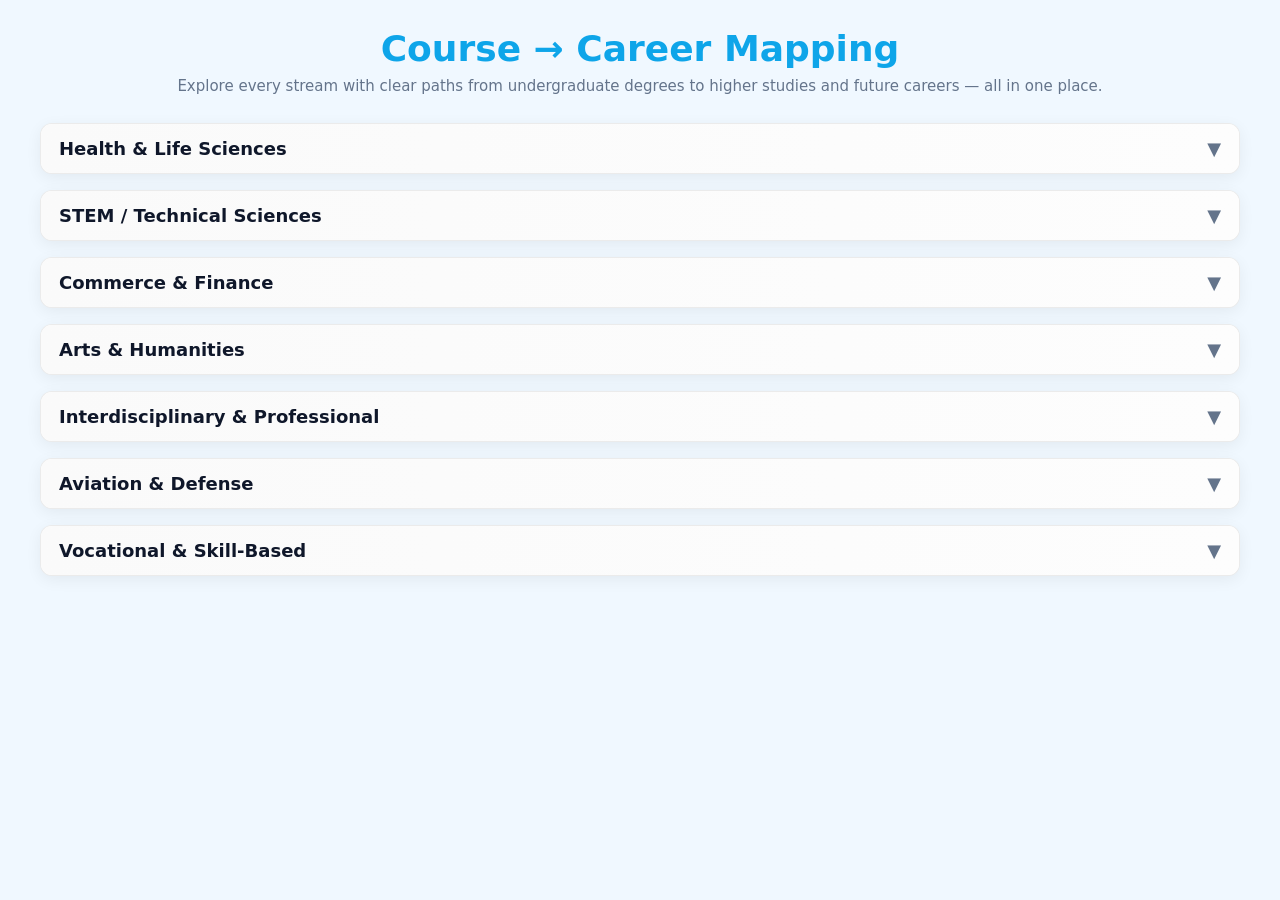
<file: templates/mapping.html>
<!DOCTYPE html>
<html lang="en">
<head>
<meta charset="utf-8">
<meta name="viewport" content="width=device-width,initial-scale=1">
<title>Course to Career Mapping</title>
<style>
:root {
  --accent: #0ea5e9;
  --muted: #64748b;
}

/* Reset */
* { box-sizing: border-box; margin: 0; padding: 0; }
html {
  height: 100%;
}
body {
  height: 100%;
  overflow-x: hidden;
  /* Allow vertical scrolling for the entire body */
  overflow-y: auto; 
}

/* Body with light blue */
body {
  font-family: Inter, system-ui, sans-serif;
  background: #f0f8ff; /* very light blue */
  padding: 28px;
  color: #0f172a;
  position: relative;
}

/* Bubble background */
.bubbles {
  position: fixed;
  top: 0; left: 0;
  width: 100%; height: 100%;
  z-index: -1;
  overflow: hidden;
}
.bubble {
  position: absolute;
  bottom: -100px;
  background: rgba(255, 255, 255, 0.3);
  border-radius: 50%;
  animation: rise 20s infinite ease-in;
}
@keyframes rise {
  0% { transform: translateY(0) scale(1); opacity: 0.6; }
  50% { opacity: 0.3; }
  100% { transform: translateY(-120vh) scale(1.5); opacity: 0; }
}

/* Header */
header {
  text-align: center;
  margin-bottom: 28px;
}
header h1 {
  font-size: 36px;
  font-weight: 700;
  color: var(--accent);
 
}
header p {
  color: var(--muted);
  margin-top: 8px;
  font-size: 15px;
}

/* Container */
.container {
  max-width: 1200px;
  margin: 0 auto;
  display: flex;
  flex-direction: column;
  gap: 16px;
  position: relative;
  z-index: 1; /* above bubbles */
}

/* Card */
.card {
  background: #fff;
  border-radius: 12px;
  border: 1px solid rgba(0,0,0,0.08);
  box-shadow: 0 4px 16px rgba(0,0,0,0.06);
  overflow: hidden;
  transition: all 0.3s ease;
}
.card:hover {
  transform: translateY(-4px);
  box-shadow: 0 8px 24px rgba(0,0,0,0.08);
}
.card-header {
  padding: 14px 18px;
  font-weight: 600;
  cursor: pointer;
  display: flex;
  justify-content: space-between;
  align-items: center;
  background: linear-gradient(to right, #fafafa, #fdfdfd);
}
.card-header span {
  font-size: 18px;
}
.card-header .toggle {
  font-size: 18px;
  color: var(--muted);
  transition: transform 0.3s ease;
}
.card.expanded .card-header .toggle {
  transform: rotate(180deg);
}
.card-content {
  max-height: 0;
  overflow: hidden;
  transition: max-height 0.5s ease, padding 0.3s ease;
  padding: 0 18px;
}
.card.expanded .card-content {
  padding: 18px;
  max-height: 2000px;
}

/* Sub-sections inside card */
.section {
  border-radius: 10px;
  padding: 14px;
  margin-bottom: 14px;
  color: #111;
}
.section h3 {
  margin-bottom: 8px;
  font-size: 15px;
  font-weight: 700;
}
.section ul {
  margin-left: 18px;
  font-size: 14px;
}
.section ul li { margin: 4px 0; }

/* Colors */
.section.ug { background: #ffe5e8; }
.section.he { background: #e3f7e9; }
.section.co { background: #f1e3ff; }
</style>
</head>
<body>

<header>
  <h1>Course → Career Mapping</h1>
  <p>Explore every stream with clear paths from undergraduate degrees to higher studies and future careers — all in one place.</p>
</header>

<div class="container">

  <div class="card">
    <div class="card-header">
      <span>Health & Life Sciences</span>
      <span class="toggle">▼</span>
    </div>
    <div class="card-content">
      <div class="section ug">
        <h3>Undergraduate Degrees</h3>
        <ul>
          <li>Medicine: MBBS, BDS, BAMS, BHMS, BPT</li>
          <li>Nursing: B.Sc Nursing</li>
          <li>Pharmacy: B.Pharm</li>
          <li>Life Sciences: B.Sc. Biotechnology, Microbiology, Genetics, Biochemistry</li>
          <li>Physiotherapy: BPT</li>
        </ul>
      </div>
      <div class="section he">
        <h3>Higher Education</h3>
        <ul>
          <li>Medicine: MD, MS, MCh, DM</li>
          <li>Nursing: MSc Nursing, PhD</li>
          <li>Pharmacy: M.Pharm, Pharm.D, Ph.D.</li>
          <li>Life Sciences: M.Sc, Ph.D.</li>
          <li>Physiotherapy: MPT, Ph.D.</li>
        </ul>
      </div>
      <div class="section co">
        <h3>Career Options</h3>
        <ul>
          <li>Doctor, Pharmacist, Research Scientist, Physiotherapist, Public Health Specialist</li>
        </ul>
      </div>
    </div>
  </div>

  <div class="card">
    <div class="card-header">
      <span>STEM / Technical Sciences</span>
      <span class="toggle">▼</span>
    </div>
    <div class="card-content">
      <div class="section ug">
        <h3>Undergraduate Degrees</h3>
        <ul>
          <li>B.Tech/B.E. (Engineering specializations)</li>
          <li>B.Sc. Computer Science, BCA</li>
          <li>B.Sc. Data Science, B.Tech Data Science</li>
          <li>B.Sc. Physics, Chemistry, Mathematics, Environmental Science</li>
          <li>B.Sc. Biotechnology, Microbiology</li>
        </ul>
      </div>
      <div class="section he">
        <h3>Higher Education</h3>
        <ul>
          <li>M.Tech, M.S., Ph.D. in respective fields</li>
          <li>M.Sc. Computer Science, Data Science, AI/ML, Ph.D.</li>
          <li>MBA (Tech Management)</li>
        </ul>
      </div>
      <div class="section co">
        <h3>Career Options</h3>
        <ul>
          <li>Software Developer, Data Scientist, Research Scientist, Environmental Consultant, AI/ML Engineer, Academician</li>
        </ul>
      </div>
    </div>
  </div>

  <div class="card">
    <div class="card-header">
      <span>Commerce & Finance</span>
      <span class="toggle">▼</span>
    </div>
    <div class="card-content">
      <div class="section ug">
        <h3>Undergraduate Degrees</h3>
        <ul>
          <li>B.Com, B.Com (Hons)</li>
          <li>BBA, BMS</li>
          <li>B.Com Accounting & Finance, BBA (FIA)</li>
          <li>B.A. Economics</li>
          <li>CA, CS, CMA</li>
        </ul>
      </div>
      <div class="section he">
        <h3>Higher Education</h3>
        <ul>
          <li>M.Com, MBA (Finance, Marketing, HR, Analytics)</li>
          <li>M.A. Economics</li>
          <li>Advanced CA, CS, CMA</li>
          <li>Ph.D. in Accounting, Finance, Business Administration, Economics</li>
        </ul>
      </div>
      <div class="section co">
        <h3>Career Options</h3>
        <ul>
          <li>Financial Analyst, Investment Banker, Chartered Accountant, Business Consultant, Economist, Policy Analyst</li>
        </ul>
      </div>
    </div>
  </div>

  <div class="card">
    <div class="card-header">
      <span>Arts & Humanities</span>
      <span class="toggle">▼</span>
    </div>
    <div class="card-content">
      <div class="section ug">
        <h3>Undergraduate Degrees</h3>
        <ul>
          <li>B.A. in History, Political Science, Sociology, Psychology, English, Philosophy</li>
          <li>BFA, Performing Arts</li>
          <li>Journalism, Mass Communication</li>
        </ul>
      </div>
      <div class="section he">
        <h3>Higher Education</h3>
        <ul>
          <li>M.A., M.Phil., Ph.D. in Humanities disciplines</li>
          <li>MSW, MFA, Journalism (MJMC)</li>
        </ul>
      </div>
      <div class="section co">
        <h3>Career Options</h3>
        <ul>
          <li>Teacher, Psychologist, Journalist, Social Worker, Writer, Researcher, Artist</li>
        </ul>
      </div>
    </div>
  </div>

  <div class="card">
    <div class="card-header">
      <span>Interdisciplinary & Professional</span>
      <span class="toggle">▼</span>
    </div>
    <div class="card-content">
      <div class="section ug">
        <h3>Undergraduate Degrees</h3>
        <ul>
          <li>Law: LLB (BA LLB, BBA LLB)</li>
          <li>Management: BBA, Hotel Management</li>
          <li>Design: B.Des, B.Arch</li>
        </ul>
      </div>
      <div class="section he">
        <h3>Higher Education</h3>
        <ul>
          <li>LLM, Ph.D.</li>
          <li>MBA, PGDM</li>
          <li>M.Des, M.Arch</li>
        </ul>
      </div>
      <div class="section co">
        <h3>Career Options</h3>
        <ul>
          <li>Lawyer, Architect, Designer, Hotel Manager, Entrepreneur</li>
        </ul>
      </div>
    </div>
  </div>

  <div class="card">
    <div class="card-header">
      <span>Aviation & Defense</span>
      <span class="toggle">▼</span>
    </div>
    <div class="card-content">
      <div class="section ug">
        <h3>Undergraduate Degrees</h3>
        <ul>
          <li>B.Sc. Aviation, BBA Aviation</li>
          <li>Defense Studies, NDA Programs</li>
        </ul>
      </div>
      <div class="section he">
        <h3>Higher Education</h3>
        <ul>
          <li>MBA Aviation, M.Sc. Defense Studies</li>
        </ul>
      </div>
      <div class="section co">
        <h3>Career Options</h3>
        <ul>
          <li>Pilot, Air Traffic Controller, Defense Officer, Aviation Manager</li>
        </ul>
      </div>
    </div>
  </div>

  <div class="card">
    <div class="card-header">
      <span>Vocational & Skill-Based</span>
      <span class="toggle">▼</span>
    </div>
    <div class="card-content">
      <div class="section ug">
        <h3>Undergraduate Degrees</h3>
        <ul>
          <li>Diplomas & Certifications in ITI, Polytechnics, Hospitality, Retail</li>
        </ul>
      </div>
      <div class="section he">
        <h3>Higher Education</h3>
        <ul>
          <li>Advanced Diploma, Skill Certifications, B.Voc</li>
        </ul>
      </div>
      <div class="section co">
        <h3>Career Options</h3>
        <ul>
          <li>Technician, Hospitality Staff, Skilled Trades, Retail Professional</li>
        </ul>
      </div>
    </div>
  </div>

</div>

<script>
document.querySelectorAll('.card-header').forEach(header => {
  header.addEventListener('click', () => {
    header.parentElement.classList.toggle('expanded');
  });
});
</script>

</body>
</html>
</file>
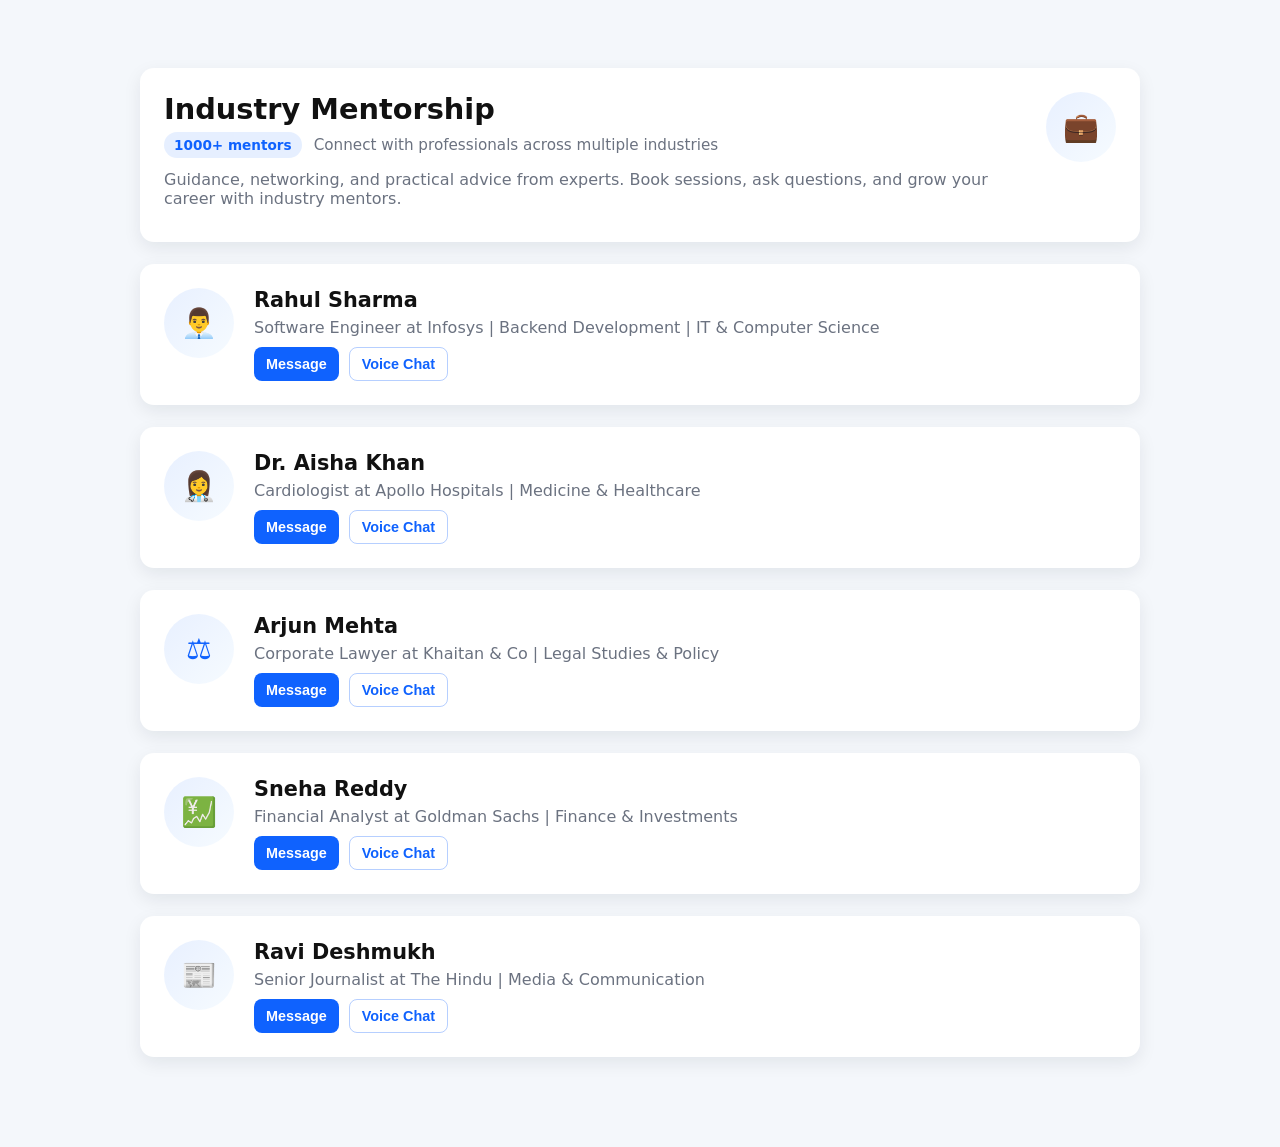
<file: templates/mentor.html>
<!doctype html>
<html lang="en">
<head>
  <meta charset="utf-8" />
  <meta name="viewport" content="width=device-width,initial-scale=1" />
  <title>Industry Mentorship</title>
  <style>
    :root {
      --bg:#f4f7fb;
      --card:#ffffff;
      --accent:#0f62fe;
      --muted:#6b7280;
    }
    body {
      font-family: Inter, system-ui, Segoe UI, Roboto, Helvetica, Arial, sans-serif;
      margin: 0;
      background: var(--bg);
      color: #111;
    }
    .container {
      max-width: 1000px;
      margin: 48px auto;
      padding: 20px;
    }
    .card {
      background: var(--card);
      border-radius: 14px;
      box-shadow: 0 6px 18px rgba(15,22,39,0.08);
      padding: 24px;
      margin-bottom: 22px;
      display: flex;
      gap: 20px;
      align-items: flex-start;
      flex-wrap: wrap;
      transition: 0.2s;
    }
    .card:hover {
      transform: translateY(-3px);
      box-shadow: 0 8px 20px rgba(15,22,39,0.12);
    }
    .left { flex: 1 }
    h1 { margin: 0 0 6px; font-size: 1.8rem }
    h2 { margin: 0; font-size: 1.3rem; }
    p.lead { margin: 6px 0 10px; color: var(--muted); }
    .meta { display: flex; gap: 12px; align-items: center; margin-bottom: 12px }
    .badge {
      background: rgba(15,98,254,0.1);
      color: var(--accent);
      padding: 5px 10px;
      border-radius: 999px;
      font-weight: 600;
      font-size: 0.85rem;
    }
    .action { display: flex; gap: 10px; margin-top: 8px; }
    .btn {
      background: var(--accent);
      color: white;
      padding: 8px 12px;
      border-radius: 8px;
      border: 0;
      cursor: pointer;
      font-weight: 600;
      font-size: 0.9rem;
    }
    .btn.secondary {
      background: transparent;
      color: var(--accent);
      border: 1px solid rgba(15,98,254,0.3);
    }
    .illustration {
      width: 70px;
      height: 70px;
      border-radius: 50%;
      background: linear-gradient(135deg,#e8f0ff,#f6fbff);
      display: flex;
      align-items: center;
      justify-content: center;
      color: var(--accent);
      font-size: 1.8rem;
      flex-shrink: 0;
    }

    /* Chat inside card */
    .chat-box {
      display: none;
      width: 100%;
      background: #fafafa;
      border: 1px solid #e2e8f0;
      border-radius: 10px;
      margin-top: 14px;
      overflow: hidden;
      flex-direction: column;
    }
    .chat-header {
      background: var(--accent);
      color: white;
      padding: 8px 12px;
      font-weight: 600;
      font-size: 0.9rem;
    }
    .chat-messages {
      padding: 10px;
      height: 180px;
      overflow-y: auto;
      font-size: 0.9rem;
    }
    .chat-input {
      display: flex;
      border-top: 1px solid #ddd;
    }
    .chat-input input {
      flex: 1;
      padding: 8px;
      border: none;
      outline: none;
      font-size: 0.9rem;
    }
    .chat-input button {
      background: var(--accent);
      color: white;
      border: none;
      padding: 0 14px;
      cursor: pointer;
      font-weight: bold;
    }
  </style>
</head>
<body>
  <main class="container">
    <section class="card">
      <div class="left">
        <h1>Industry Mentorship</h1>
        <div class="meta">
          <div class="badge">1000+ mentors</div>
          <div style="color:var(--muted);font-size:0.95rem">
            Connect with professionals across multiple industries
          </div>
        </div>
        <p class="lead">Guidance, networking, and practical advice from experts. Book sessions, ask questions, and grow your career with industry mentors.</p>
      </div>
      <div class="illustration">💼</div>
    </section>

    <!-- Mentors from multiple streams -->
    <section class="card">
      <div class="illustration">👨‍💼</div>
      <div class="left">
        <h2>Rahul Sharma</h2>
        <p class="lead">Software Engineer at Infosys | Backend Development | IT & Computer Science</p>
        <div class="action">
          <button class="btn" onclick="toggleChat(this)">Message</button>
          <button class="btn secondary">Voice Chat</button>
        </div>
        <div class="chat-box">
          <div class="chat-header">Chat with Rahul Sharma</div>
          <div class="chat-messages"></div>
          <div class="chat-input">
            <input type="text" placeholder="Type a message..." onkeydown="if(event.key==='Enter') sendMessage(this)" />
            <button onclick="sendMessage(this)">Send</button>
          </div>
        </div>
      </div>
    </section>

    <section class="card">
      <div class="illustration">👩‍⚕️</div>
      <div class="left">
        <h2>Dr. Aisha Khan</h2>
        <p class="lead">Cardiologist at Apollo Hospitals | Medicine & Healthcare</p>
        <div class="action">
          <button class="btn" onclick="toggleChat(this)">Message</button>
          <button class="btn secondary">Voice Chat</button>
        </div>
        <div class="chat-box">
          <div class="chat-header">Chat with Dr. Aisha Khan</div>
          <div class="chat-messages"></div>
          <div class="chat-input">
            <input type="text" placeholder="Type a message..." onkeydown="if(event.key==='Enter') sendMessage(this)" />
            <button onclick="sendMessage(this)">Send</button>
          </div>
        </div>
      </div>
    </section>

    <section class="card">
      <div class="illustration">⚖️</div>
      <div class="left">
        <h2>Arjun Mehta</h2>
        <p class="lead">Corporate Lawyer at Khaitan & Co | Legal Studies & Policy</p>
        <div class="action">
          <button class="btn" onclick="toggleChat(this)">Message</button>
          <button class="btn secondary">Voice Chat</button>
        </div>
        <div class="chat-box">
          <div class="chat-header">Chat with Arjun Mehta</div>
          <div class="chat-messages"></div>
          <div class="chat-input">
            <input type="text" placeholder="Type a message..." onkeydown="if(event.key==='Enter') sendMessage(this)" />
            <button onclick="sendMessage(this)">Send</button>
          </div>
        </div>
      </div>
    </section>

    <section class="card">
      <div class="illustration">💹</div>
      <div class="left">
        <h2>Sneha Reddy</h2>
        <p class="lead">Financial Analyst at Goldman Sachs | Finance & Investments</p>
        <div class="action">
          <button class="btn" onclick="toggleChat(this)">Message</button>
          <button class="btn secondary">Voice Chat</button>
        </div>
        <div class="chat-box">
          <div class="chat-header">Chat with Sneha Reddy</div>
          <div class="chat-messages"></div>
          <div class="chat-input">
            <input type="text" placeholder="Type a message..." onkeydown="if(event.key==='Enter') sendMessage(this)" />
            <button onclick="sendMessage(this)">Send</button>
          </div>
        </div>
      </div>
    </section>

    <section class="card">
      <div class="illustration">📰</div>
      <div class="left">
        <h2>Ravi Deshmukh</h2>
        <p class="lead">Senior Journalist at The Hindu | Media & Communication</p>
        <div class="action">
          <button class="btn" onclick="toggleChat(this)">Message</button>
          <button class="btn secondary">Voice Chat</button>
        </div>
        <div class="chat-box">
          <div class="chat-header">Chat with Ravi Deshmukh</div>
          <div class="chat-messages"></div>
          <div class="chat-input">
            <input type="text" placeholder="Type a message..." onkeydown="if(event.key==='Enter') sendMessage(this)" />
            <button onclick="sendMessage(this)">Send</button>
          </div>
        </div>
      </div>
    </section>
  </main>

  <script>
    function toggleChat(btn) {
      const card = btn.closest('.left');
      const chatBox = card.querySelector('.chat-box');
      chatBox.style.display = chatBox.style.display === 'flex' ? 'none' : 'flex';
    }

    function sendMessage(el) {
      const card = el.closest('.left');
      const input = card.querySelector('.chat-input input');
      const messages = card.querySelector('.chat-messages');
      const msg = input.value.trim();
      if (msg) {
        const div = document.createElement('div');
        div.textContent = "You: " + msg;
        div.style.marginBottom = "6px";
        messages.appendChild(div);
        input.value = "";
        messages.scrollTop = messages.scrollHeight;
      }
    }
  </script>
</body>
</html>
</file>
